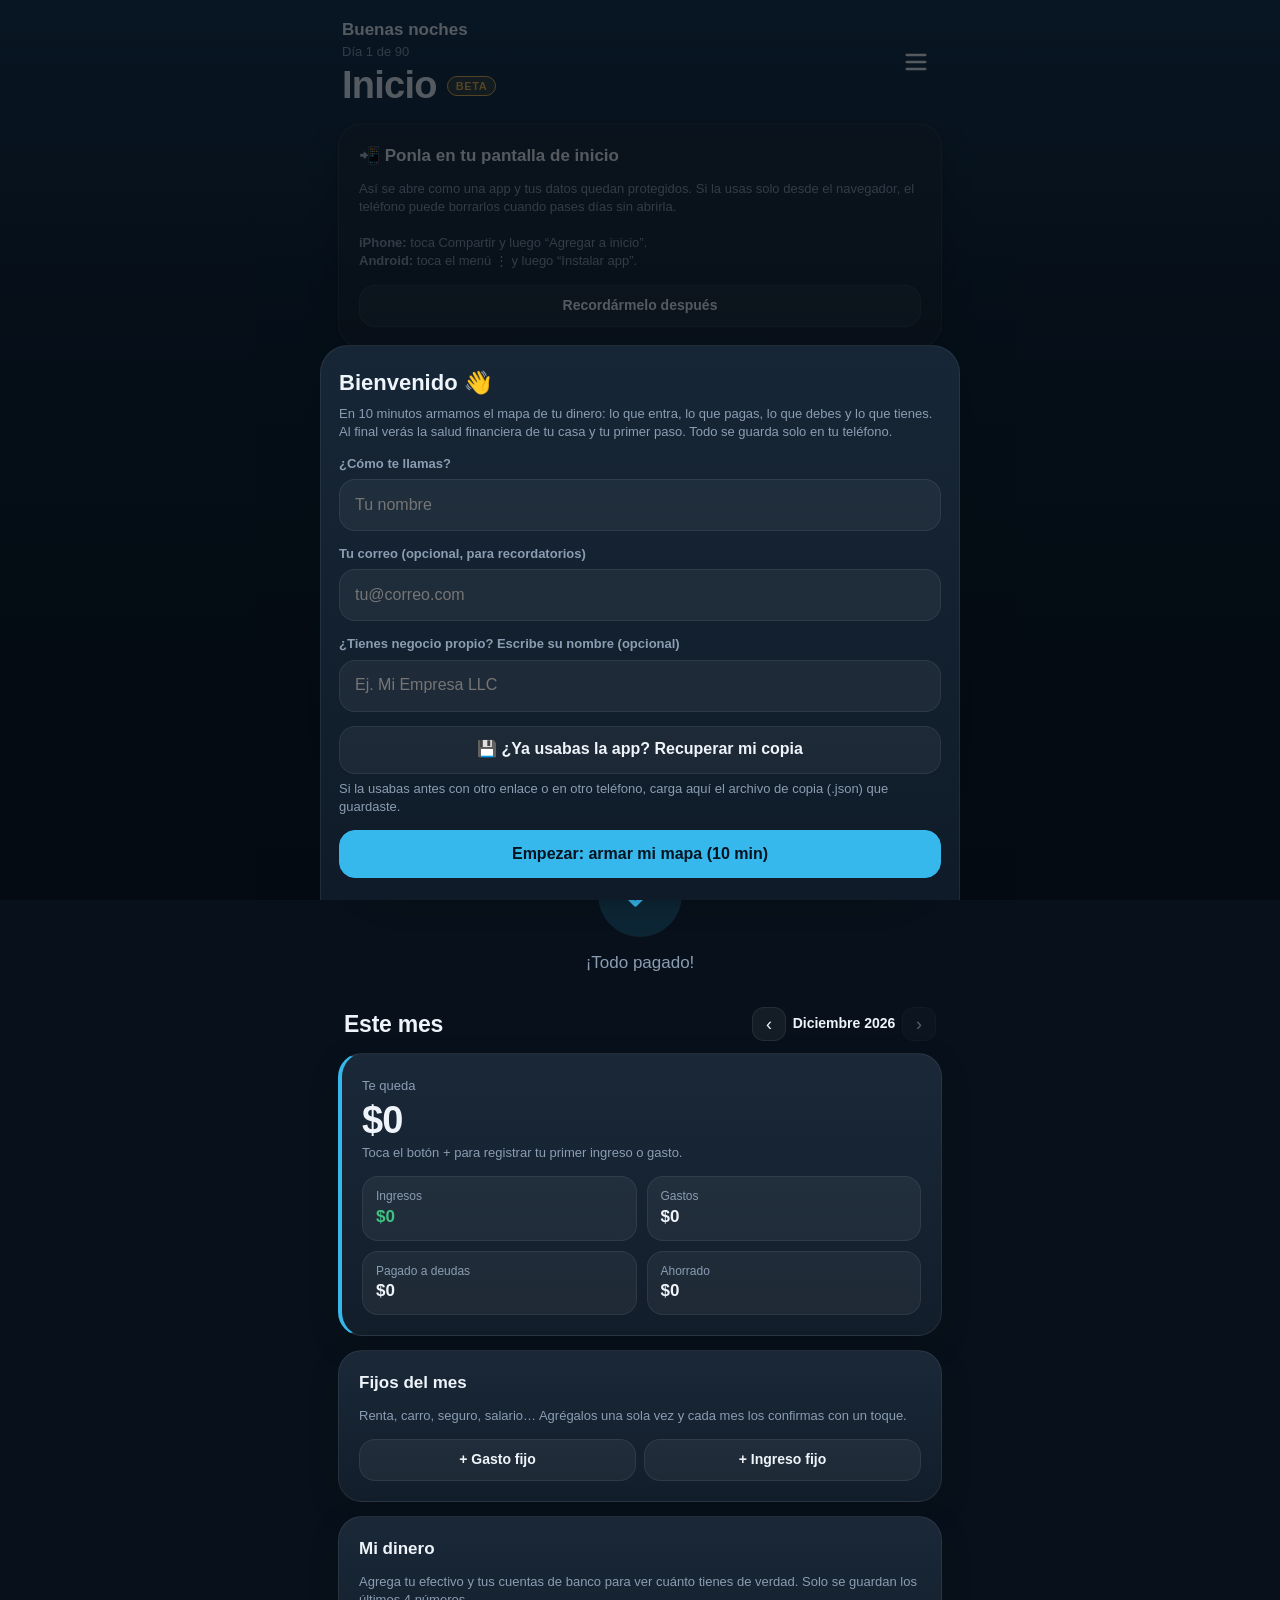
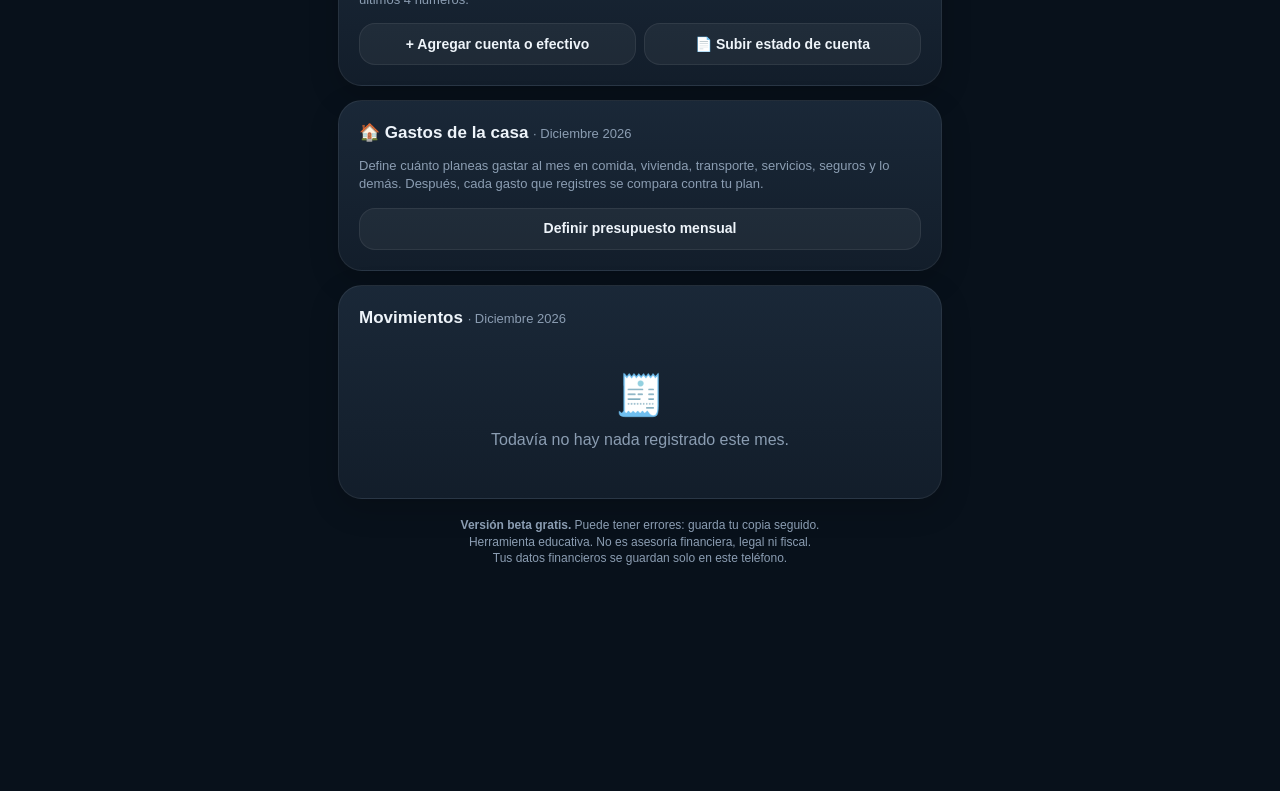
<file: index.html>
<!doctype html>
<html lang="es">
<head>
<meta charset="utf-8">
<meta name="viewport" content="width=device-width,initial-scale=1,viewport-fit=cover">
<title>Control Financiero Familiar</title>
<meta name="description" content="Lleva el registro de tus gastos, ingresos, deudas y ahorros, con un reto cada semana.">
<meta property="og:type" content="website">
<meta property="og:site_name" content="Control Financiero Familiar">
<meta property="og:title" content="Control Financiero Familiar (Beta) · Sal de deudas y haz crecer tu hogar">
<meta property="og:description" content="Beta gratis: gastos, deudas, ahorros e ingresos de tu casa en un solo lugar. Tus datos se quedan en tu teléfono.">
<meta property="og:url" content="https://app.tribuinquebrantable.com/">
<meta property="og:image" content="https://app.tribuinquebrantable.com/icons/og.jpg">
<meta property="og:image:width" content="1200">
<meta property="og:image:height" content="630">
<meta property="og:locale" content="es_US">
<meta name="twitter:card" content="summary_large_image">
<meta name="theme-color" content="#14304a">
<link rel="manifest" href="manifest.webmanifest">
<link rel="icon" href="icons/logo.svg" type="image/svg+xml">
<link rel="alternate icon" href="icons/icon-192.png">
<link rel="apple-touch-icon" href="icons/icon-180.png">
<meta name="apple-mobile-web-app-capable" content="yes">
<meta name="mobile-web-app-capable" content="yes">
<meta name="apple-mobile-web-app-status-bar-style" content="black-translucent">
<meta name="apple-mobile-web-app-title" content="Mi Control">
<link rel="stylesheet" href="styles.css">
</head>
<body>

<header class="top">
  <div>
    <p class="hola" id="hola"></p>
    <h1 class="titulo-fila"><span id="titulo">Inicio</span><span class="beta">Beta</span></h1>
  </div>
  <button class="icono" id="btnAjustes" type="button" aria-label="Ajustes">
    <svg viewBox="0 0 24 24" width="28" height="28" fill="none" stroke="currentColor" stroke-width="2" stroke-linecap="round"><path d="M4 6h16M4 12h16M4 18h16"/></svg>
  </button>
</header>

<main id="vista"></main>

<nav class="tabs" id="tabs">
  <button type="button" data-ir="inicio" class="activo" aria-label="Inicio">
    <svg viewBox="0 0 24 24"><path d="M3 11l9-8 9 8"/><path d="M5 10v10h5v-6h4v6h5V10"/></svg>
    <span>Inicio</span>
  </button>
  <button type="button" data-ir="ingresos" aria-label="Ingresos">
    <svg viewBox="0 0 24 24"><path d="M3 17l6-6 4 4 8-8"/><path d="M15 7h6v6"/></svg>
    <span>Ingresos</span>
  </button>
  <button type="button" data-ir="deudas" aria-label="Deudas">
    <svg viewBox="0 0 24 24"><rect x="2" y="5" width="20" height="14" rx="3"/><path d="M2 10h20M6 15h4"/></svg>
    <span>Deudas</span>
  </button>
  <button type="button" data-ir="ahorros" aria-label="Ahorros">
    <svg viewBox="0 0 24 24"><path d="M19 7V5a2 2 0 0 0-2-2H5a2 2 0 0 0-2 2v14a2 2 0 0 0 2 2h12a2 2 0 0 0 2-2v-2"/><path d="M21 7h-6a3 3 0 0 0 0 6h6z"/><circle cx="16" cy="10" r=".8"/></svg>
    <span>Ahorros</span>
  </button>
  <button type="button" data-ir="retos" aria-label="Progreso">
    <svg viewBox="0 0 24 24"><path d="M4 20V10M10 20V4M16 20v-7M22 20H2"/></svg>
    <span>Progreso</span>
  </button>
</nav>

<button type="button" id="btnMas" class="fab" aria-label="Registrar">
  <svg viewBox="0 0 24 24"><path d="M12 5v14M5 12h14"/></svg>
</button>

<div class="fondo" id="fondo" hidden>
  <section class="hoja" id="hoja" role="dialog" aria-modal="true"></section>
</div>

<div class="aviso" id="aviso" hidden></div>

<script>
/* Red de seguridad: si la app no termina de cargar, en vez de una pantalla vacía se ofrece reintentar.
   Reintentar borra solo las copias de la app, nunca tus datos (esos viven aparte en el teléfono). */
window.__cffErrores = [];
addEventListener('error', function (e) { __cffErrores.push((e.message || 'error') + ' · ' + String(e.filename || '').split('/').pop() + ':' + (e.lineno || '')); });
setTimeout(function () {
  if (window.__cffListo) return;
  var v = document.getElementById('vista');
  if (!v) return;
  v.innerHTML = '<div class="card" style="margin-top:12px"><h2>😕 La app no terminó de cargar</h2>' +
    '<p class="ayuda">Tus datos están a salvo en este teléfono. Puede ser la señal. Toca Reintentar.</p>' +
    '<button class="btn principal ancho" id="cffReintentar">Reintentar</button>' +
    '<p class="ayuda" style="font-size:11px;opacity:.7;margin-top:12px">Detalle: ' + (__cffErrores.join(' | ') || 'sin error, tardó demasiado').replace(/</g, '&lt;') + '</p></div>';
  document.getElementById('cffReintentar').onclick = function () {
    var listo = function () { location.reload(); };
    if (window.caches) caches.keys().then(function (k) { return Promise.all(k.map(function (x) { return caches.delete(x); })); }).then(listo, listo); else listo();
  };
}, 6000);
</script>
<script src="app.js"></script>
</body>
</html>
</file>
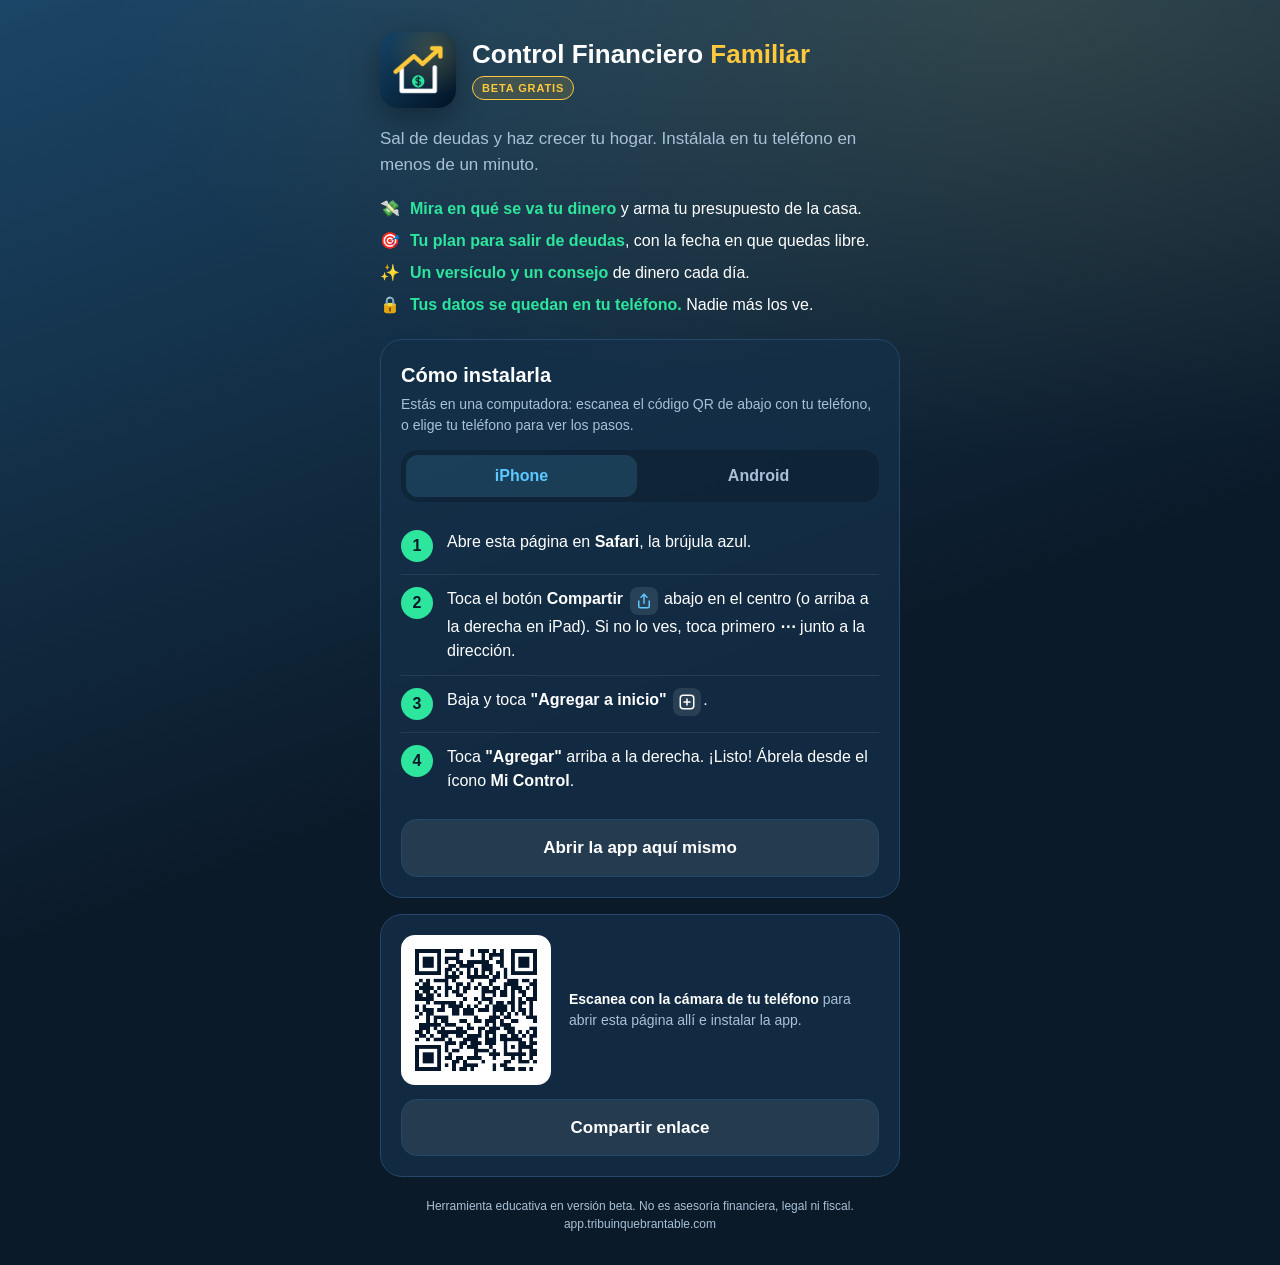
<file: instalar.html>
<!doctype html>
<html lang="es">
<head>
<meta charset="utf-8">
<meta name="viewport" content="width=device-width,initial-scale=1,viewport-fit=cover">
<title>Instala Control Financiero Familiar (Beta gratis)</title>
<meta name="description" content="Instala gratis Control Financiero Familiar en tu iPhone o Android en menos de un minuto.">
<meta property="og:type" content="website">
<meta property="og:site_name" content="Control Financiero Familiar">
<meta property="og:title" content="Instala Control Financiero Familiar · Beta gratis">
<meta property="og:description" content="Sal de deudas y haz crecer tu hogar. Instálala en tu teléfono en menos de un minuto. Tus datos se quedan en tu teléfono.">
<meta property="og:url" content="https://app.tribuinquebrantable.com/instalar">
<meta property="og:image" content="https://app.tribuinquebrantable.com/icons/og.jpg">
<meta property="og:image:width" content="1200">
<meta property="og:image:height" content="630">
<meta property="og:locale" content="es_US">
<meta name="twitter:card" content="summary_large_image">
<meta name="theme-color" content="#14304a">
<link rel="manifest" href="manifest.webmanifest">
<link rel="icon" href="icons/logo.svg" type="image/svg+xml">
<link rel="apple-touch-icon" href="icons/icon-180.png">
<meta name="apple-mobile-web-app-capable" content="yes">
<meta name="apple-mobile-web-app-title" content="Mi Control">
<style>
:root{--bg:#0b1a29;--card:#14304a;--borde:#24476a;--texto:#fff;--suave:#a9c1d6;--verde:#2ee59d;--oro:#ffc83d;--azul:#5cc8ff}
*{box-sizing:border-box}
html{background:var(--bg)}
body{margin:0;font:16px/1.5 -apple-system,BlinkMacSystemFont,"Helvetica Neue",Helvetica,Arial,sans-serif;color:var(--texto);
  background:radial-gradient(120% 60% at 80% 0%,rgba(255,200,61,.12),transparent 60%),linear-gradient(160deg,#1b4566 0%,var(--bg) 55%);min-height:100vh;
  padding:max(24px,env(safe-area-inset-top)) 18px max(32px,env(safe-area-inset-bottom))}
main{max-width:520px;margin:0 auto}
.marca{display:flex;align-items:center;gap:16px;margin:8px 0 18px}
.marca img{width:76px;height:76px;border-radius:18px;box-shadow:0 10px 30px rgba(0,0,0,.35)}
h1{margin:0;font-size:26px;line-height:1.15}
h1 span{color:var(--oro)}
.beta{display:inline-block;margin-top:6px;font-size:11px;font-weight:800;letter-spacing:.08em;padding:3px 9px;border-radius:999px;color:var(--oro);border:1px solid var(--oro);background:rgba(255,200,61,.14)}
.lema{margin:0 0 20px;color:var(--suave);font-size:17px}
.puntos{list-style:none;margin:0 0 22px;padding:0;display:grid;gap:8px}
.puntos li{display:flex;gap:10px;align-items:flex-start}
.puntos b{color:var(--verde)}
.card{background:rgba(20,48,74,.75);border:1px solid var(--borde);border-radius:22px;padding:20px;margin:0 0 16px;backdrop-filter:blur(6px)}
.card h2{margin:0 0 4px;font-size:20px}
.card .sub{margin:0 0 14px;color:var(--suave);font-size:14px}
.selector{display:grid;grid-template-columns:1fr 1fr;gap:6px;background:rgba(0,0,0,.2);padding:5px;border-radius:16px;margin:0 0 16px}
.selector button{border:0;background:none;color:var(--suave);font:inherit;font-weight:600;min-height:42px;border-radius:12px;cursor:pointer}
.selector button.activo{background:rgba(92,200,255,.16);color:var(--azul)}
ol.pasos{list-style:none;counter-reset:p;margin:0;padding:0}
ol.pasos li{counter-increment:p;display:flex;gap:14px;align-items:flex-start;padding:12px 0;border-top:1px solid rgba(255,255,255,.08)}
ol.pasos li:first-child{border-top:0}
ol.pasos li::before{content:counter(p);flex:0 0 32px;height:32px;border-radius:50%;display:grid;place-items:center;font-weight:800;background:var(--verde);color:#0b1a29}
.ico{display:inline-grid;place-items:center;vertical-align:-6px;width:28px;height:28px;border-radius:8px;background:rgba(255,255,255,.1);margin:0 2px}
.ico svg{width:18px;height:18px}
.btn{display:block;width:100%;text-align:center;text-decoration:none;font:inherit;font-weight:700;font-size:17px;padding:15px;border-radius:16px;border:0;cursor:pointer;margin:14px 0 0}
.btn.principal{background:var(--verde);color:#0b1a29}
.btn.secundario{background:rgba(255,255,255,.08);color:var(--texto);border:1px solid var(--borde)}
.alerta{background:rgba(255,200,61,.12);border:1px solid var(--oro);border-radius:16px;padding:14px 16px;margin:0 0 16px;font-size:15px}
.qr{display:flex;gap:18px;align-items:center}
.qr img{width:150px;height:150px;border-radius:14px;background:#fff;flex:none}
.qr p{margin:0;color:var(--suave);font-size:14px}
.qr b{color:var(--texto)}
.legal{color:var(--suave);font-size:12px;text-align:center;margin:20px 0 0}
[hidden]{display:none!important}
@media (max-width:380px){.qr{flex-direction:column;text-align:center}}
</style>
</head>
<body>
<main>
  <div class="marca">
    <img src="icons/icon-180.png" alt="Logo de Control Financiero Familiar">
    <div>
      <h1>Control Financiero <span>Familiar</span></h1>
      <span class="beta">BETA GRATIS</span>
    </div>
  </div>
  <p class="lema">Sal de deudas y haz crecer tu hogar. Instálala en tu teléfono en menos de un minuto.</p>

  <ul class="puntos">
    <li>💸 <span><b>Mira en qué se va tu dinero</b> y arma tu presupuesto de la casa.</span></li>
    <li>🎯 <span><b>Tu plan para salir de deudas</b>, con la fecha en que quedas libre.</span></li>
    <li>✨ <span><b>Un versículo y un consejo</b> de dinero cada día.</span></li>
    <li>🔒 <span><b>Tus datos se quedan en tu teléfono.</b> Nadie más los ve.</span></li>
  </ul>

  <div class="alerta" id="yaInstalada" hidden>✅ <b>¡Ya la tienes instalada!</b> Ábrela desde el ícono en tu pantalla de inicio.</div>

  <div class="alerta" id="enOtraApp" hidden>
    ⚠️ <b>Estás dentro de otra app</b> (Instagram, Facebook u otra). Desde aquí no se puede instalar.<br>
    Toca <b>⋯</b> o <b>⋮</b> arriba y elige <b>"Abrir en el navegador"</b> (Safari en iPhone, Chrome en Android).
    <button class="btn secundario" id="copiar" type="button">Copiar el enlace</button>
  </div>

  <section class="card" id="instrucciones">
    <h2>Cómo instalarla</h2>
    <p class="sub" id="detectado">Elige tu teléfono:</p>
    <div class="selector">
      <button type="button" data-so="ios">iPhone</button>
      <button type="button" data-so="android">Android</button>
    </div>

    <div id="pasos-ios" hidden>
      <ol class="pasos">
        <li><span>Abre esta página en <b>Safari</b>, la brújula azul.</span></li>
        <li><span>Toca el botón <b>Compartir</b>
          <span class="ico"><svg viewBox="0 0 24 24" fill="none" stroke="#5cc8ff" stroke-width="2" stroke-linecap="round" stroke-linejoin="round"><path d="M12 3v12"/><path d="M8 7l4-4 4 4"/><path d="M5 12v7a2 2 0 0 0 2 2h10a2 2 0 0 0 2-2v-7"/></svg></span>
          abajo en el centro (o arriba a la derecha en iPad). Si no lo ves, toca primero <b>⋯</b> junto a la dirección.</span></li>
        <li><span>Baja y toca <b>"Agregar a inicio"</b>
          <span class="ico"><svg viewBox="0 0 24 24" fill="none" stroke="#fff" stroke-width="2" stroke-linecap="round"><rect x="3" y="3" width="18" height="18" rx="4"/><path d="M12 8v8M8 12h8"/></svg></span>.</span></li>
        <li><span>Toca <b>"Agregar"</b> arriba a la derecha. ¡Listo! Ábrela desde el ícono <b>Mi Control</b>.</span></li>
      </ol>
    </div>

    <div id="pasos-android" hidden>
      <button class="btn principal" id="instalarAhora" type="button" hidden>📲 Instalar ahora</button>
      <ol class="pasos" id="pasosManualAndroid">
        <li><span>Abre esta página en <b>Chrome</b>.</span></li>
        <li><span>Toca el menú <b>⋮</b> arriba a la derecha.</span></li>
        <li><span>Toca <b>"Instalar app"</b> o <b>"Agregar a la pantalla principal"</b>.</span></li>
        <li><span>Confirma con <b>"Instalar"</b>. ¡Listo! Ábrela desde el ícono <b>Mi Control</b>.</span></li>
      </ol>
    </div>

    <a class="btn secundario" href="./">Abrir la app aquí mismo</a>
  </section>

  <section class="card">
    <div class="qr">
      <img src="icons/qr-instalar.png" alt="Código QR para instalar la app">
      <p id="textoQR"><b>Compártela con tu familia.</b><br>Que escaneen este código con la cámara de su teléfono.</p>
    </div>
    <button class="btn secundario" id="compartir" type="button">Compartir enlace</button>
  </section>

  <p class="legal">Herramienta educativa en versión beta. No es asesoría financiera, legal ni fiscal.<br>app.tribuinquebrantable.com</p>
</main>

<script>
(() => {
  const $ = s => document.querySelector(s);
  const ua = navigator.userAgent;
  const esIOS = /iPhone|iPad|iPod/.test(ua) || (/Macintosh/.test(ua) && navigator.maxTouchPoints > 1);
  const esAndroid = /Android/.test(ua);
  const enOtraApp = /FBAN|FBAV|FB_IAB|Instagram|Line\/|Snapchat|TikTok|musical_ly|; wv\)/.test(ua);
  const instalada = matchMedia('(display-mode: standalone)').matches || navigator.standalone === true;
  const URL_INSTALAR = 'https://app.tribuinquebrantable.com/instalar';

  function elegir(so) {
    document.querySelectorAll('[data-so]').forEach(b => b.classList.toggle('activo', b.dataset.so === so));
    $('#pasos-ios').hidden = so !== 'ios';
    $('#pasos-android').hidden = so !== 'android';
  }
  document.querySelectorAll('[data-so]').forEach(b => b.addEventListener('click', () => {
    elegir(b.dataset.so);
    $('#detectado').textContent = b.dataset.so === 'ios' ? 'Pasos para iPhone y iPad:' : 'Pasos para Android:';
  }));

  if (esIOS) { elegir('ios'); $('#detectado').textContent = 'Detectamos un iPhone o iPad. Sigue estos pasos:'; }
  else if (esAndroid) { elegir('android'); $('#detectado').textContent = 'Detectamos un Android. Sigue estos pasos:'; }
  else {
    elegir('ios');
    $('#detectado').textContent = 'Estás en una computadora: escanea el código QR de abajo con tu teléfono, o elige tu teléfono para ver los pasos.';
    $('#textoQR').innerHTML = '<b>Escanea con la cámara de tu teléfono</b> para abrir esta página allí e instalar la app.';
  }
  if (instalada) $('#yaInstalada').hidden = false;
  if (enOtraApp) $('#enOtraApp').hidden = false;

  /* Android / Chrome: botón de instalación directa */
  let aviso = null;
  addEventListener('beforeinstallprompt', e => {
    e.preventDefault();
    aviso = e;
    $('#instalarAhora').hidden = false;
    $('#pasosManualAndroid').hidden = true;
    if (!esIOS) elegir('android');
  });
  $('#instalarAhora').addEventListener('click', async () => {
    if (!aviso) return;
    aviso.prompt();
    const r = await aviso.userChoice.catch(() => null);
    aviso = null;
    if (r && r.outcome === 'accepted') { $('#instalarAhora').hidden = true; $('#yaInstalada').hidden = false; }
    else { $('#instalarAhora').hidden = true; $('#pasosManualAndroid').hidden = false; }
  });
  addEventListener('appinstalled', () => { $('#yaInstalada').hidden = false; contar('/instalar/instalada'); });

  async function copiar() {
    try { await navigator.clipboard.writeText(URL_INSTALAR); return true; } catch (e) { return false; }
  }
  $('#copiar').addEventListener('click', async e => { e.target.textContent = (await copiar()) ? '✅ Enlace copiado' : URL_INSTALAR; });
  $('#compartir').addEventListener('click', async e => {
    const datos = { title: 'Control Financiero Familiar', text: 'Te comparto esta app gratis para controlar el dinero de la casa y salir de deudas:', url: URL_INSTALAR };
    try { if (navigator.share) { await navigator.share(datos); return; } } catch (err) { if (err && err.name === 'AbortError') return; }
    e.target.textContent = (await copiar()) ? '✅ Enlace copiado' : URL_INSTALAR;
  });

  /* Necesario para que Android ofrezca instalar */
  if ('serviceWorker' in navigator && location.protocol === 'https:') navigator.serviceWorker.register('sw.js').catch(() => {});

  /* Visitas anónimas: solo se cuenta la página, nunca datos personales */
  function contar(ruta) { try { window.goatcounter && window.goatcounter.count && window.goatcounter.count({ path: ruta, title: ruta, event: true }); } catch (e) {} }
  if (location.hostname === 'app.tribuinquebrantable.com') {
    window.goatcounter = { no_onload: true };
    const s = document.createElement('script');
    s.async = true;
    s.src = 'https://gc.zgo.at/count.js';
    s.dataset.goatcounter = 'https://controlfinanciero.goatcounter.com/count';
    s.onload = () => contar('/instalar' + (esIOS ? '/ios' : esAndroid ? '/android' : '/computadora') + (enOtraApp ? '/otra-app' : ''));
    document.head.appendChild(s);
  }
})();
</script>
</body>
</html>
</file>
<file: styles.css>
/* Tema oscuro azul noche (siempre oscuro) */
:root{
  --dark:#0a1622;
  --bg:#0b1724;
  --white:#152231;          /* fondo de tarjetas */
  --card2:#1a2a3b;          /* fondo de datos dentro de tarjetas */
  --border:rgba(255,255,255,.07);
  --text:#eef4fa;
  --muted:#8b9db2;
  --cyan:#36b8ec;
  --cyan-soft:rgba(54,184,236,.14);
  --green:#3fc382;
  --green-soft:rgba(63,195,130,.14);
  --yellow:#e9b54b;
  --yellow-soft:rgba(233,181,75,.14);
  --red:#f06464;
  --red-soft:rgba(240,100,100,.14);
  --blue:#36b8ec;
  --blue-soft:rgba(54,184,236,.14);
  --radius:24px;
  --sutil:rgba(255,255,255,.05);
  --pista:rgba(255,255,255,.07);
  --card-a:rgba(28,42,58,.92);
  --card-b:rgba(20,31,44,.92);
  --fondo:linear-gradient(180deg,#14304a 0%,#0d1d2d 32%,#09131e 70%,#08111b 100%);
  --html-bg:#08111b;
  --nav-bg:rgba(20,31,44,.94);
  --nav-borde:rgba(255,255,255,.08);
  --fab-bg:rgba(22,52,72,.95);
  --hoja-a:#172636;
  --hoja-b:#0f1b28;
  --velo:rgba(2,8,14,.65);
  --toast-bg:#1d3448;
  --btn-oscuro:#0e1b28;
  --sombra:0 10px 30px rgba(0,0,0,.18);
  --sobre-cyan:#04131f;
  color-scheme:dark;
}

/* MODO CLARO (elegido en Ajustes, o automático según el teléfono) */
:root[data-tema="claro"]{
  --bg:#f3f7fb; --white:#ffffff; --card2:#f4f8fc;
  --border:rgba(16,32,47,.09); --text:#10202f; --muted:#5d7186;
  --cyan:#0b8fca; --cyan-soft:rgba(11,143,202,.12);
  --green:#14995a; --green-soft:rgba(20,153,90,.12);
  --yellow:#b9820c; --yellow-soft:rgba(185,130,12,.13);
  --red:#d43f3f; --red-soft:rgba(212,63,63,.11);
  --blue:#0b8fca; --blue-soft:rgba(11,143,202,.12);
  --sutil:rgba(16,40,70,.045); --pista:rgba(16,40,70,.09);
  --card-a:#ffffff; --card-b:#fbfdff;
  --fondo:linear-gradient(180deg,#d6e9f7 0%,#eaf3fa 30%,#f4f8fb 65%,#f6f9fc 100%);
  --html-bg:#f6f9fc;
  --nav-bg:rgba(255,255,255,.94); --nav-borde:rgba(16,32,47,.08);
  --fab-bg:#ffffff;
  --hoja-a:#ffffff; --hoja-b:#f5f9fc;
  --velo:rgba(10,25,40,.35);
  --toast-bg:#10202f;
  --btn-oscuro:#10202f;
  --sombra:0 8px 24px rgba(16,40,70,.08);
  --sobre-cyan:#ffffff;
  color-scheme:light;
}
@media (prefers-color-scheme:light){
  :root[data-tema="auto"]{
    --bg:#f3f7fb; --white:#ffffff; --card2:#f4f8fc;
    --border:rgba(16,32,47,.09); --text:#10202f; --muted:#5d7186;
    --cyan:#0b8fca; --cyan-soft:rgba(11,143,202,.12);
    --green:#14995a; --green-soft:rgba(20,153,90,.12);
    --yellow:#b9820c; --yellow-soft:rgba(185,130,12,.13);
    --red:#d43f3f; --red-soft:rgba(212,63,63,.11);
    --blue:#0b8fca; --blue-soft:rgba(11,143,202,.12);
    --sutil:rgba(16,40,70,.045); --pista:rgba(16,40,70,.09);
    --card-a:#ffffff; --card-b:#fbfdff;
    --fondo:linear-gradient(180deg,#d6e9f7 0%,#eaf3fa 30%,#f4f8fb 65%,#f6f9fc 100%);
    --html-bg:#f6f9fc;
    --nav-bg:rgba(255,255,255,.94); --nav-borde:rgba(16,32,47,.08);
    --fab-bg:#ffffff;
    --hoja-a:#ffffff; --hoja-b:#f5f9fc;
    --velo:rgba(10,25,40,.35);
    --toast-bg:#10202f;
    --btn-oscuro:#10202f;
    --sombra:0 8px 24px rgba(16,40,70,.08);
    --sobre-cyan:#ffffff;
    color-scheme:light;
  }
}

*{box-sizing:border-box;-webkit-tap-highlight-color:transparent}

html,body{margin:0}
html{background:var(--html-bg)}

body{
  font-family:ui-rounded,"SF Pro Rounded",-apple-system,BlinkMacSystemFont,"Segoe UI",Roboto,Helvetica,Arial,sans-serif;
  background:var(--fondo) fixed;
  min-height:100vh;
  color:var(--text);
  font-size:16px;
  line-height:1.4;
  padding-bottom:calc(190px + env(safe-area-inset-bottom));
  overscroll-behavior-y:none;
}

button,input,select,textarea{font:inherit;color:inherit}
button{cursor:pointer}

/* ENCABEZADO */

.top{
  padding:calc(18px + env(safe-area-inset-top)) 22px 6px;
  display:flex;align-items:center;justify-content:space-between;gap:12px;
  max-width:640px;margin:0 auto;
}
.top h1{margin:0;font-size:38px;font-weight:700;letter-spacing:-.02em;line-height:1.1}
.hola{margin:0 0 4px;font-size:14px;color:var(--muted)}
.hola b{color:var(--text);font-size:17px;font-weight:600}
.icono{
  background:none;border:0;color:var(--text);
  width:44px;height:44px;border-radius:14px;
  display:grid;place-items:center;flex:none;
}
.icono:active{background:var(--sutil)}

main{padding:10px 18px 16px;max-width:640px;margin:0 auto}

/* SECCIONES (título fuera de la tarjeta) */

.seccion{display:flex;align-items:center;justify-content:space-between;margin:22px 6px 12px}
.seccion h2{margin:0;font-size:23px;font-weight:700;letter-spacing:-.01em}
.seccion .icono{width:36px;height:36px;color:var(--muted)}

/* TARJETAS */

.card{
  background:linear-gradient(180deg,var(--card-a),var(--card-b));
  border:1px solid var(--border);
  border-radius:var(--radius);
  padding:20px;
  margin-bottom:14px;
  box-shadow:var(--sombra);
}
.card h2{margin:0 0 12px;font-size:17px;font-weight:700}
.card h2 small{font-weight:500;color:var(--muted);font-size:13px}
.fila{display:flex;align-items:center;justify-content:space-between;gap:10px}
.muted{color:var(--muted)}
.chico{font-size:13px}
.centro{text-align:center}

.grande{font-size:38px;font-weight:700;letter-spacing:-.02em;line-height:1.1;margin:4px 0 2px}
.verde{color:var(--green)}
.rojo{color:var(--red)}
.amarillo{color:var(--yellow)}

.semaforo{border-left:4px solid var(--cyan)}
.semaforo.green{border-left-color:var(--green)}
.semaforo.red{border-left-color:var(--red)}
.semaforo.yellow{border-left-color:var(--yellow)}
.semaforo.blue{border-left-color:var(--cyan)}

.cuatro{display:grid;grid-template-columns:1fr 1fr;gap:10px;margin-top:14px}
.dato{background:var(--sutil);border:1px solid var(--border);border-radius:16px;padding:11px 13px}
.dato span{display:block;font-size:12px;color:var(--muted)}
.dato b{font-size:17px}

/* TARJETA PRINCIPAL: DISPONIBLE PARA GASTAR */

.hero{padding:22px 22px 18px}
.hero .cuerpo{display:flex;align-items:center;justify-content:space-between;gap:12px}
.hero .cifras{display:flex;flex-direction:column;gap:14px;min-width:0}
.hero .cifras span{display:block;font-size:14px;color:var(--muted);letter-spacing:.01em}
.hero .cifras b{display:block;font-size:24px;font-weight:700;letter-spacing:-.01em;white-space:nowrap}
.anillo{position:relative;width:150px;height:150px;flex:none}
.anillo svg{width:100%;height:100%;transform:rotate(-90deg)}
.anillo .pista{fill:none;stroke:var(--pista);stroke-width:9}
.anillo .valor{fill:none;stroke:var(--cyan);stroke-width:9;stroke-linecap:round;transition:stroke-dashoffset .6s}
.anillo .valor.rojo{stroke:var(--red)}
.anillo .centro{position:absolute;inset:0;display:flex;flex-direction:column;align-items:center;justify-content:center;text-align:center}
.anillo .ok{
  width:30px;height:30px;border-radius:50%;display:grid;place-items:center;margin-bottom:6px;
  background:var(--green-soft);color:var(--green);font-size:15px;font-weight:700;
}
.anillo .ok.mal{background:var(--red-soft);color:var(--red)}
.anillo b{font-size:20px;font-weight:700;letter-spacing:-.01em}
.anillo small{font-size:12px;color:var(--muted);margin-top:2px}
.pastilla{
  display:block;width:max-content;max-width:100%;margin:18px auto 0;
  padding:9px 18px;border-radius:999px;border:0;
  background:var(--cyan-soft);color:var(--cyan);font-weight:600;font-size:15px;
}

/* VACÍO: ¡TODO PAGADO! */

.listo{text-align:center;padding:26px 10px 10px;color:var(--muted)}
.listo .circulo{
  width:84px;height:84px;border-radius:50%;margin:0 auto 14px;display:grid;place-items:center;
  background:rgba(54,184,236,.12);color:var(--cyan);
}
.listo .circulo svg{width:44px;height:44px;fill:none;stroke:currentColor;stroke-width:2.6;stroke-linecap:round;stroke-linejoin:round}
.listo p{margin:0;font-size:17px}

/* LISTAS */

.lista{list-style:none;margin:0;padding:0}
.lista li{
  display:flex;align-items:center;gap:12px;
  padding:12px 0;border-top:1px solid var(--border);
}
.lista li:first-child{border-top:0}
.lista .punto{
  width:42px;height:42px;border-radius:14px;flex:none;
  display:grid;place-items:center;font-size:18px;
  background:rgba(54,184,236,.12);color:var(--cyan);
}
.lista .txt{flex:1;min-width:0}
.lista .txt b{display:block;white-space:nowrap;overflow:hidden;text-overflow:ellipsis}
.lista .txt span{font-size:13px;color:var(--muted)}
.lista .monto{font-weight:700;white-space:nowrap}
.lista button.fila-btn{
  all:unset;display:flex;align-items:center;gap:12px;width:100%;cursor:pointer;
}

.etiqueta{
  display:inline-block;font-size:11px;font-weight:700;
  padding:3px 9px;border-radius:999px;
  background:var(--yellow-soft);color:var(--yellow);
  vertical-align:middle;margin-left:4px;
}
.etiqueta.green{background:var(--green-soft);color:var(--green)}
.etiqueta.red{background:var(--red-soft);color:var(--red)}
.etiqueta.blue{background:var(--cyan-soft);color:var(--cyan)}

/* BARRAS */

.barra{height:8px;background:var(--pista);border-radius:999px;overflow:hidden;margin:8px 0 4px}
.barra i{display:block;height:100%;background:var(--green);border-radius:999px;transition:width .3s}
.barra.azul i{background:var(--cyan)}
.barra.roja i{background:var(--red)}

.cat{margin-bottom:12px}
.cat .fila{font-size:14px}

/* BOTONES */

.btn{
  display:inline-flex;align-items:center;justify-content:center;gap:8px;
  min-height:48px;padding:0 18px;
  border-radius:16px;border:1px solid var(--border);
  background:var(--sutil);font-weight:600;white-space:nowrap;color:var(--text);
}
.btn.principal{background:var(--cyan);border-color:var(--cyan);color:var(--sobre-cyan)}
.btn.oscuro{background:var(--btn-oscuro);border-color:var(--border);color:#fff}
.btn.peligro{color:var(--red);border-color:transparent;background:var(--red-soft)}
.btn.ancho{width:100%}
.btn.chico{min-height:42px;padding:0 14px;font-size:14px}
.btn:disabled{opacity:.45}
.botones{display:flex;gap:8px;flex-wrap:wrap;margin-top:14px}
.botones .btn{flex:1}

.mes{display:flex;align-items:center;gap:6px}
.mes button{
  width:34px;height:34px;border-radius:12px;border:1px solid var(--border);
  background:var(--sutil);font-size:18px;line-height:1;color:var(--text);
}
.mes button:disabled{opacity:.35}
.mes b{min-width:104px;text-align:center;font-size:14px;white-space:nowrap}

/* BARRA INFERIOR EN PÍLDORA + BOTÓN FLOTANTE */

.tabs{
  position:fixed;z-index:20;
  left:50%;transform:translateX(-50%);
  bottom:calc(14px + env(safe-area-inset-bottom));
  width:calc(100% - 32px);max-width:560px;
  background:var(--nav-bg);
  -webkit-backdrop-filter:blur(18px);backdrop-filter:blur(18px);
  border:1px solid var(--nav-borde);
  border-radius:40px;
  display:grid;grid-template-columns:repeat(5,1fr);
  padding:8px;
  box-shadow:0 12px 30px rgba(0,0,0,.35);
}
.tabs button{
  background:none;border:0;height:58px;border-radius:30px;
  display:grid;place-items:center;color:var(--muted);
}
.tabs button span{position:absolute;width:1px;height:1px;overflow:hidden;clip:rect(0 0 0 0)}
.tabs svg{width:27px;height:27px;fill:none;stroke:currentColor;stroke-width:1.9;stroke-linecap:round;stroke-linejoin:round}
.tabs button.activo{color:var(--cyan)}
.tabs button.activo::before{
  content:"";position:absolute;width:62px;height:58px;border-radius:30px;
  background:rgba(54,184,236,.16);
}
.tabs button{position:relative}
.tabs button svg{position:relative}

.fab{
  position:fixed;z-index:21;
  right:max(20px,calc(50% - 300px));
  bottom:calc(108px + env(safe-area-inset-bottom));
  width:66px;height:66px;border-radius:50%;
  background:var(--fab-bg);border:1.5px solid rgba(54,184,236,.55);color:var(--cyan);
  display:grid;place-items:center;
  box-shadow:0 10px 26px rgba(0,0,0,.4);
}
.fab svg{width:32px;height:32px;fill:none;stroke:currentColor;stroke-width:2.4;stroke-linecap:round}
.fab:active{transform:scale(.95)}

/* HOJA (formularios) */

.fondo{
  position:fixed;inset:0;z-index:40;background:var(--velo);
  display:flex;align-items:flex-end;justify-content:center;
}
.fondo[hidden]{display:none}
.hoja{
  background:linear-gradient(180deg,var(--hoja-a),var(--hoja-b));
  border:1px solid var(--border);border-bottom:0;
  width:100%;max-width:640px;
  border-radius:28px 28px 0 0;
  padding:22px 18px calc(22px + env(safe-area-inset-bottom));
  max-height:92vh;overflow-y:auto;
  animation:sube .22s ease-out;
}
@keyframes sube{from{transform:translateY(30px);opacity:0}to{transform:none;opacity:1}}
.hoja h2{margin:0;font-size:22px;font-weight:700}
.hoja .cerrar{
  width:42px;height:42px;border-radius:50%;border:1px solid var(--border);
  background:var(--sutil);font-size:18px;color:var(--cyan);
}
.campo{display:block;margin-top:14px}
.campo>span{display:block;font-size:13px;font-weight:600;color:var(--muted);margin-bottom:6px}
.campo input,.campo select,.campo textarea{
  width:100%;min-height:52px;padding:0 15px;
  border:1px solid var(--border);border-radius:16px;background:var(--sutil);color:var(--text);
}
.campo input:focus,.campo select:focus,.campo textarea:focus{outline:2px solid rgba(54,184,236,.5);border-color:transparent}
.campo input.dinero{font-size:28px;font-weight:700;min-height:62px}
.campo.check{display:flex;align-items:center;gap:10px}
.campo.check input{width:24px;min-height:24px;height:24px;flex:none;accent-color:var(--cyan)}
.campo.check span{margin:0;font-size:15px;color:var(--text);font-weight:500}
.ayuda{font-size:13px;color:var(--muted);margin:6px 0 0}

.opciones{display:grid;grid-template-columns:1fr 1fr;gap:10px;margin-top:16px}
.opcion{
  border:1px solid var(--border);border-radius:20px;background:var(--sutil);
  padding:16px 14px;text-align:left;color:var(--text);
}
.opcion b{display:block;font-size:16px}
.opcion span{font-size:13px;color:var(--muted)}
.opcion .emo{font-size:26px;display:block;margin-bottom:6px}

.segmento{display:grid;grid-template-columns:1fr 1fr;gap:6px;background:var(--sutil);padding:5px;border-radius:18px;border:1px solid var(--border)}
.segmento button{border:0;background:none;min-height:42px;border-radius:14px;font-weight:600;color:var(--muted)}
.segmento button.activo{background:var(--cyan-soft);color:var(--cyan)}

/* AJUSTES: LISTA AGRUPADA CON ÍCONOS */

.grupo-titulo{font-size:13px;font-weight:700;letter-spacing:.12em;color:var(--muted);margin:24px 8px 10px;text-transform:uppercase}
.grupo{
  background:linear-gradient(180deg,var(--card-a),var(--card-b));
  border:1px solid var(--border);border-radius:24px;overflow:hidden;
}
.ajuste{
  all:unset;box-sizing:border-box;cursor:pointer;
  display:flex;align-items:center;gap:14px;width:100%;
  padding:14px 16px;position:relative;
}
.ajuste + .ajuste::before{content:"";position:absolute;top:0;left:72px;right:0;border-top:1px solid var(--border)}
.ajuste .tile{
  width:44px;height:44px;border-radius:14px;flex:none;display:grid;place-items:center;
  background:rgba(54,184,236,.13);color:var(--cyan);
}
.ajuste .tile svg{width:22px;height:22px;fill:none;stroke:currentColor;stroke-width:1.9;stroke-linecap:round;stroke-linejoin:round}
.ajuste .tile.rojo{background:var(--red-soft);color:var(--red)}
.ajuste .tile.verde{background:var(--green-soft);color:var(--green)}
.ajuste .tile.amarillo{background:var(--yellow-soft);color:var(--yellow)}
.ajuste .txt{flex:1;min-width:0}
.ajuste .txt b{display:block;font-size:17px;font-weight:600}
.ajuste .txt span{display:block;font-size:14px;color:var(--muted);white-space:nowrap;overflow:hidden;text-overflow:ellipsis}
.ajuste .flecha{color:var(--muted);font-size:22px;line-height:1}
.ajuste.peligro .txt b{color:var(--red)}
.grupo .campo{padding:0 16px 14px;margin-top:0}
.grupo .campo:first-child{padding-top:14px}

/* RETOS */

.reto{position:relative}
.reto .num{
  font-size:12px;font-weight:700;letter-spacing:.08em;color:var(--muted);text-transform:uppercase;
}
.reto h3{margin:4px 0 6px;font-size:17px}
.reto p{margin:0;color:var(--muted);font-size:14px}
.reto.actual{border:1.5px solid rgba(54,184,236,.6)}
.reto.hecho{background:linear-gradient(180deg,rgba(63,195,130,.16),rgba(63,195,130,.08));border-color:transparent}
.reto.futuro{opacity:.55}
.etapa{font-size:13px;font-weight:700;letter-spacing:.12em;color:var(--muted);margin:22px 6px 10px}

.vacio{text-align:center;padding:26px 10px;color:var(--muted)}
.vacio .emo{font-size:40px;display:block;margin-bottom:6px}

.legal{font-size:12px;color:var(--muted);text-align:center;margin:18px 8px}

/* AVISO */

.aviso{
  position:fixed;left:50%;bottom:calc(190px + env(safe-area-inset-bottom));transform:translateX(-50%);
  background:var(--toast-bg);color:#fff;border:1px solid rgba(54,184,236,.35);
  padding:12px 18px;border-radius:999px;
  font-weight:600;font-size:14px;z-index:60;max-width:90vw;text-align:center;
  box-shadow:0 8px 24px rgba(0,0,0,.35);
}
.aviso[hidden]{display:none}

/* FOTO DE FACTURA Y TEXTOS LARGOS */

.campo textarea{padding:12px 15px;min-height:88px;resize:vertical;line-height:1.4}
.factura{
  display:block;width:100%;max-height:150px;object-fit:cover;
  border-radius:14px;border:1px solid var(--border);cursor:zoom-in;
}
.factura.grande{max-height:none;object-fit:contain;cursor:zoom-out}
a.btn{text-decoration:none;color:inherit}
a.btn.principal{color:var(--sobre-cyan)}

/* PERSONAL | NEGOCIO | TODO */

.segmento.tres{grid-template-columns:1fr 1fr 1fr}
.segmento.tres button{font-size:14px;padding:0 4px}

.tabla{width:100%;border-collapse:collapse;font-size:14px;margin-top:6px}
.tabla th,.tabla td{padding:9px 4px;border-top:1px solid var(--border);text-align:right;vertical-align:top}
.tabla thead th{border-top:0;font-size:12px;color:var(--muted);font-weight:600}
.tabla tbody th{text-align:left;font-weight:400;color:var(--muted)}
.tabla td{font-weight:700;white-space:nowrap}
.tabla td.rojo{color:var(--red)}

.consejos{margin:6px 0 0;padding:0;list-style:none}
.consejos li{font-size:14px;padding:10px 0;border-top:1px solid var(--border)}
.consejos li:first-child{border-top:0}

@media (max-width:380px){
  .anillo{width:126px;height:126px}
  .anillo b{font-size:17px}
  .hero .cifras b{font-size:21px}
  .top h1{font-size:34px}
}
.hola .dia{display:block;font-size:13px;margin-top:1px}

/* INDICADORES TIPO BOLSA */

.ind{
  display:inline-flex;align-items:center;gap:3px;
  font-size:12px;font-weight:700;padding:3px 8px;border-radius:8px;white-space:nowrap;
  font-variant-numeric:tabular-nums;
}
.ind.bien{background:var(--green-soft);color:var(--green)}
.ind.mal{background:var(--red-soft);color:var(--red)}
.ind.neutro{background:var(--sutil);color:var(--muted)}
.ticker{padding:8px 18px}
.tick{display:flex;align-items:center;gap:12px;padding:12px 0;border-top:1px solid var(--border)}
.tick:first-child{border-top:0}
.tick .punto{width:40px;height:40px;border-radius:13px;flex:none;display:grid;place-items:center;font-size:18px;background:var(--cyan-soft)}
.tick .txt{flex:1;min-width:0}
.tick .txt b{display:block;font-size:15px;white-space:nowrap;overflow:hidden;text-overflow:ellipsis}
.tick .txt span{font-size:12px;color:var(--muted)}
.tick .der{display:flex;flex-direction:column;align-items:flex-end;gap:4px}
.tick .der b{font-size:16px;font-variant-numeric:tabular-nums;white-space:nowrap}
.tick .der small{font-size:11px;color:var(--muted);font-weight:500}

/* GRÁFICAS */

.grafica svg{display:block;width:100%;height:150px;overflow:visible}
.grafica .ejes{display:flex;justify-content:space-between;font-size:11px;color:var(--muted);margin-top:4px;text-transform:capitalize}
.barras{display:flex;align-items:flex-end;gap:8px;height:150px;padding-top:6px}
.barras .col{flex:1;display:flex;flex-direction:column;align-items:center;gap:6px;height:100%}
.barras .par{flex:1;width:100%;display:flex;align-items:flex-end;justify-content:center;gap:3px}
.barras i{display:block;width:42%;max-width:16px;min-height:2px;border-radius:6px 6px 2px 2px;transition:height .4s}
.barras i.a,.leyenda i.a{background:var(--green)}
.barras i.b,.leyenda i.b{background:var(--red);opacity:.85}
.barras span{font-size:11px;color:var(--muted);text-transform:capitalize}
.leyenda{display:flex;gap:16px;justify-content:center;font-size:12px;color:var(--muted);margin-top:10px}
.leyenda span{display:inline-flex;align-items:center;gap:6px}
.leyenda i{display:inline-block;width:10px;height:10px;border-radius:3px}

/* PASOS DEL RETO DEL MES */

.pasos{list-style:none;margin:10px 0 0;padding:0;font-size:14px;color:var(--muted)}
.pasos li{padding:3px 0}
.pasos li.ok{color:var(--green)}

/* SALUD FINANCIERA Y COSTO DE LAS DECISIONES */

.factores{list-style:none;margin:16px 0 0;padding:0}
.factores li{font-size:14px;color:var(--muted);padding:10px 0 10px 12px;border-top:1px solid var(--border);border-left:3px solid var(--green);margin-top:6px}
.factores li.mal{border-left-color:var(--red)}
.factores li b{display:flex;justify-content:space-between;gap:8px;color:var(--text);font-size:15px;margin-bottom:2px}
.factores li b span{font-variant-numeric:tabular-nums;color:var(--muted);font-weight:600}
.factores li.mal b span{color:var(--red)}
.costo{display:block;margin-top:6px;font-size:13px;color:var(--muted)}
.hero .cifras b.verde{color:var(--green)}
.hero .cifras b.amarillo{color:var(--yellow)}
.hero .cifras b.rojo{color:var(--red)}

/* IMPORTAR MOVIMIENTOS */

.importar li{align-items:flex-start}
.importar li.omitido{opacity:.5}
.importar .selects{display:flex;flex-wrap:wrap;gap:6px;margin-top:6px}
.importar select{
  max-width:100%;min-height:36px;padding:0 10px;font-size:13px;
  border:1px solid var(--border);border-radius:10px;background:var(--sutil);color:var(--text);
}
.dato > span + b + span{display:block;font-size:11px;color:var(--muted);margin-top:2px}

/* BIENVENIDA GUIADA */

.puntos-guia{display:flex;gap:6px;margin-top:10px}
.puntos-guia i{flex:1;height:6px;border-radius:99px;background:var(--pista)}
.puntos-guia i.hecho{background:var(--green)}
.puntos-guia i.actual{background:var(--cyan)}
.fila-guia{
  position:relative;display:grid;grid-template-columns:1fr 1fr;gap:8px;
  padding:12px 12px 10px;margin-top:10px;border:1px solid var(--border);border-radius:18px;background:var(--sutil);
}
.fila-guia label{display:block;min-width:0}
.fila-guia label span{display:block;font-size:11px;font-weight:600;color:var(--muted);margin-bottom:4px}
.fila-guia .g-nombre{grid-column:1 / -1;padding-right:34px}
.fila-guia input,.fila-guia select,.presu-guia input{
  width:100%;min-height:44px;padding:0 12px;border:1px solid var(--border);border-radius:12px;
  background:var(--card-b);color:var(--text);font-size:16px;
}
.fila-guia .quitar{
  position:absolute;top:8px;right:8px;width:30px;height:30px;border-radius:50%;
  border:0;background:var(--sutil);color:var(--muted);font-size:13px;
}
.presu-guia{display:grid;grid-template-columns:1fr;gap:8px;margin-top:10px}
.presu-guia label{display:flex;align-items:center;gap:10px}
.presu-guia label span{flex:1;font-size:14px}
.presu-guia label span small{display:block;color:var(--muted);font-size:11px}
.presu-guia input{width:110px;flex:none;text-align:right}
.enlace{all:unset;cursor:pointer;color:inherit}

/* BLOQUEO CON PIN / FACE ID */

#candado{
  position:fixed;inset:0;z-index:200;background:var(--fondo);background-color:var(--html-bg);
  display:flex;align-items:center;justify-content:center;padding:24px;
}
#candado[hidden]{display:none}
.caja-candado{width:100%;max-width:340px;text-align:center}
.caja-candado h1{font-size:32px;margin:6px 0 4px}
.puntos-pin{display:flex;justify-content:center;gap:16px;margin:22px 0 26px}
.puntos-pin i{width:14px;height:14px;border-radius:50%;border:2px solid var(--muted);transition:background .15s}
.puntos-pin i.lleno{background:var(--cyan);border-color:var(--cyan)}
.puntos-pin.error{animation:temblor .4s}
.puntos-pin.error i{border-color:var(--red)}
@keyframes temblor{0%,100%{transform:none}20%,60%{transform:translateX(-8px)}40%,80%{transform:translateX(8px)}}
.teclado{display:grid;grid-template-columns:repeat(3,76px);gap:16px 26px;justify-content:center}
.tecla{
  width:76px;height:76px;border-radius:50%;border:1px solid var(--border);
  background:var(--sutil);color:var(--text);font-size:28px;font-weight:500;
  display:grid;place-items:center;line-height:1;
}
.tecla:active{background:var(--cyan-soft)}
.tecla.borrar,.tecla.bio{background:none;border-color:transparent;font-size:24px}
.tecla.bio small{display:block;font-size:10px;color:var(--muted);margin-top:2px}
body.bloqueada{overflow:hidden}
body.tapada #vista,body.tapada .tabs,body.tapada .fab,body.tapada .top,body.tapada #hoja{filter:blur(22px)}

/* Beta */
.titulo-fila{display:flex;align-items:center;gap:10px}
.beta{font-size:11px;font-weight:800;letter-spacing:.06em;text-transform:uppercase;padding:3px 8px;border-radius:999px;background:var(--yellow-soft);color:var(--yellow);border:1px solid var(--yellow)}
.lista-beta{list-style:none;margin:0 0 16px;padding:0}
.lista-beta li{padding:10px 0;border-bottom:1px solid var(--border)}

/* Mensaje del día */
.mensaje-dia{background:linear-gradient(135deg,var(--card-a),var(--card-b));border-left:4px solid var(--yellow)}
.md-titulo{margin:0 0 8px;font-size:13px;font-weight:700;letter-spacing:.04em;text-transform:uppercase;color:var(--yellow)}
.mensaje-dia blockquote{margin:0 0 10px;font-size:16px;line-height:1.45;font-style:italic}
.mensaje-dia cite{display:block;margin-top:6px;font-style:normal;font-size:13px;font-weight:600;color:var(--muted)}
.md-consejo{margin:0;font-size:14px;line-height:1.45;color:var(--text)}

/* Cierre de la semana */
.cierre{border-left:4px solid var(--green)}
.lista-cierre{list-style:none;margin:12px 0 4px;padding:0}
.lista-cierre li{display:flex;gap:10px;align-items:flex-start;padding:7px 0;font-size:14px;border-top:1px solid var(--border)}
.lista-cierre li span{flex:0 0 22px;height:22px;border-radius:50%;display:grid;place-items:center;font-size:13px;font-weight:800;background:var(--sutil);color:var(--muted)}
.lista-cierre li.ok span{background:var(--green-soft);color:var(--green)}

/* ===== Juego: rachas, reto diario, metas y logros ===== */
.rachas{display:flex;gap:8px;width:100%;margin:0 0 12px;padding:0;border:0;background:none;overflow-x:auto;font:inherit;color:inherit;text-align:left}
.racha-chip{flex:1 0 auto;display:flex;flex-direction:column;gap:2px;padding:10px 12px;border-radius:16px;background:var(--sutil);border:1px solid var(--border);font-size:12px;color:var(--muted)}
.racha-chip b{font-size:17px;color:var(--text)}
.reto-diario{border:1.5px solid var(--yellow);background:linear-gradient(135deg,var(--card-a),var(--card-b))}
.reto-diario.noche{border-color:var(--cyan);box-shadow:0 0 0 4px var(--cyan-soft)}
.reto-diario .num{font-size:12px;font-weight:700;letter-spacing:.03em;color:var(--yellow);text-transform:uppercase}
.reto-diario h3{margin:6px 0 6px;font-size:19px}
.reto-diario p{margin:0 0 8px;color:var(--muted);font-size:14px;line-height:1.45}
.premios{list-style:none;display:flex;flex-wrap:wrap;gap:6px;margin:4px 0 6px;padding:0}
.premios li{font-size:12px;font-weight:600;padding:5px 10px;border-radius:999px;background:var(--sutil);border:1px solid var(--border)}
.meta-juego.lograda{border:1.5px solid var(--green)}
.camino{display:flex;align-items:center;margin:14px 0 10px}
.camino span{font-size:20px;filter:grayscale(1);opacity:.35;transition:.3s}
.camino span.ok{filter:none;opacity:1}
.camino i{flex:1;height:3px;margin:0 4px;border-radius:3px;background:var(--border)}
.plan-meta{margin-top:12px;padding:12px 14px;border-radius:14px;background:var(--sutil)}
.plan-meta p{margin:0;font-size:14px;line-height:1.45}
.ideas{margin:0;padding:0 0 0 2px;list-style:none}
.ideas li{font-size:13px;line-height:1.45;padding:5px 0;color:var(--text)}
.logros .medallas{display:grid;grid-template-columns:repeat(4,1fr);gap:8px;margin-top:14px}
.medallita{display:flex;flex-direction:column;align-items:center;gap:4px;padding:10px 4px;border-radius:14px;border:1px solid var(--border);background:var(--sutil);color:var(--muted);font:inherit;cursor:pointer}
.medallita span{font-size:26px;filter:grayscale(1);opacity:.5}
.medallita.ok{border-color:var(--yellow);background:var(--yellow-soft);color:var(--text)}
.medallita.ok span{filter:none;opacity:1}
.medallita small{font-size:10px;line-height:1.2;text-align:center}
.fiesta{position:fixed;inset:0;z-index:3000;display:grid;place-items:center;background:rgba(5,12,20,.72);backdrop-filter:blur(4px);animation:aparecer .25s ease}
.fiesta .confeti{position:absolute;inset:0;overflow:hidden;pointer-events:none}
.fiesta .confeti i{position:absolute;top:-20px;width:9px;height:14px;border-radius:2px;animation:caer linear forwards}
.medalla{position:relative;width:min(86vw,340px);padding:26px 22px 20px;border-radius:28px;text-align:center;background:linear-gradient(160deg,#1b4566,#0f2236);border:1.5px solid #FFC83D;box-shadow:0 20px 60px rgba(0,0,0,.5);color:#fff;animation:saltar .5s cubic-bezier(.2,1.6,.4,1)}
.medalla .sub{font-size:12px;font-weight:800;letter-spacing:.08em;text-transform:uppercase;color:#FFC83D}
.medalla .emo{font-size:76px;line-height:1.1;margin:12px 0 4px;animation:girar 1.2s ease}
.medalla h2{margin:0 0 6px;font-size:24px}
.medalla p{margin:0 0 16px;color:#cfe0ee;font-size:15px;line-height:1.45}
.medalla .botones{justify-content:center}
@keyframes caer{to{transform:translateY(110vh) rotate(720deg)}}
@keyframes saltar{from{transform:scale(.6);opacity:0}to{transform:scale(1);opacity:1}}
@keyframes girar{0%{transform:rotateY(0) scale(.6)}60%{transform:rotateY(360deg) scale(1.15)}100%{transform:rotateY(360deg) scale(1)}}
@keyframes aparecer{from{opacity:0}to{opacity:1}}
@media (prefers-reduced-motion:reduce){.medalla,.medalla .emo,.fiesta{animation:none}}

/* Claridad en Inicio */
.mis-retos{display:block;width:100%;text-align:left;font:inherit;color:inherit;cursor:pointer}
.mis-retos ul{list-style:none;margin:0;padding:0}
.mis-retos li{display:flex;gap:12px;align-items:flex-start;padding:10px 0;border-top:1px solid var(--border)}
.mis-retos li:first-child{border-top:0;padding-top:0}
.mis-retos .ic{font-size:22px;line-height:1.2}
.mis-retos .txt{display:flex;flex-direction:column;gap:1px;min-width:0}
.mis-retos small{font-size:11px;font-weight:700;letter-spacing:.04em;text-transform:uppercase;color:var(--muted)}
.mis-retos b{font-size:15px}
.mis-retos em{font-style:normal;font-size:13px;color:var(--muted)}
.mis-retos li.ok em{color:var(--green)}
.mis-retos .ver{display:block;margin-top:10px;font-size:13px;font-weight:700;color:var(--cyan)}
.aviso-suave{margin:4px 0 6px;padding:12px 14px;border-radius:14px;background:var(--sutil);font-size:14px;line-height:1.45;color:var(--muted)}
.vacio-suave{display:block}

/* Resumen según la vista (Personal | Negocio | Todo) */
.resumen-vista{border-left:4px solid var(--cyan)}
.resumen-vista.negocio{border-left-color:var(--yellow)}
.resumen-vista.todo{border-left-color:var(--green)}
.rv-titulo{margin:0 0 10px;font-size:17px;font-weight:800}
.rv-titulo small{font-size:12px;font-weight:600;color:var(--muted)}
.rv-datos{display:grid;grid-template-columns:repeat(3,1fr);gap:8px}
.rv-datos div{display:flex;flex-direction:column;gap:2px;min-width:0}
.rv-datos span{font-size:11px;color:var(--muted)}
.rv-datos b{font-size:15px;white-space:nowrap;overflow:hidden;text-overflow:ellipsis}
.seccion h2 small{font-size:14px;font-weight:600;color:var(--muted)}
</file>
